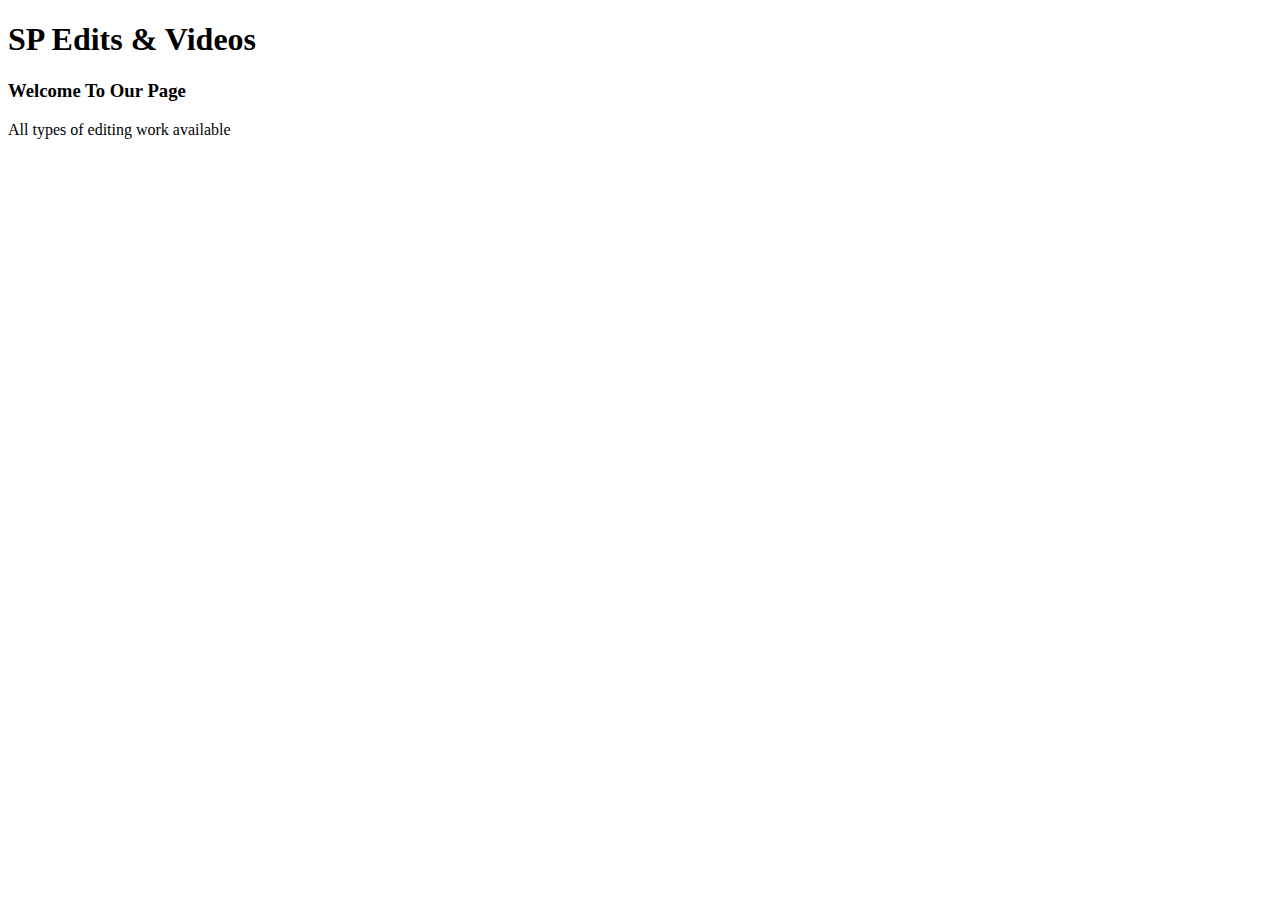
<file: practice html/index.html>
<!DOCTYPE html>
<html lang="en">
<head>
    <meta charset="UTF-8">
    <meta name="viewport" content="width=device-width, initial-scale=1.0">
    <title>SP Edits & Videos</title>
</head>
<h1>SP Edits & Videos</h1>
<h3>Welcome To Our Page</h3>
<p>All types of editing work available</p>
<body>
  
</body>
</html>
</file>
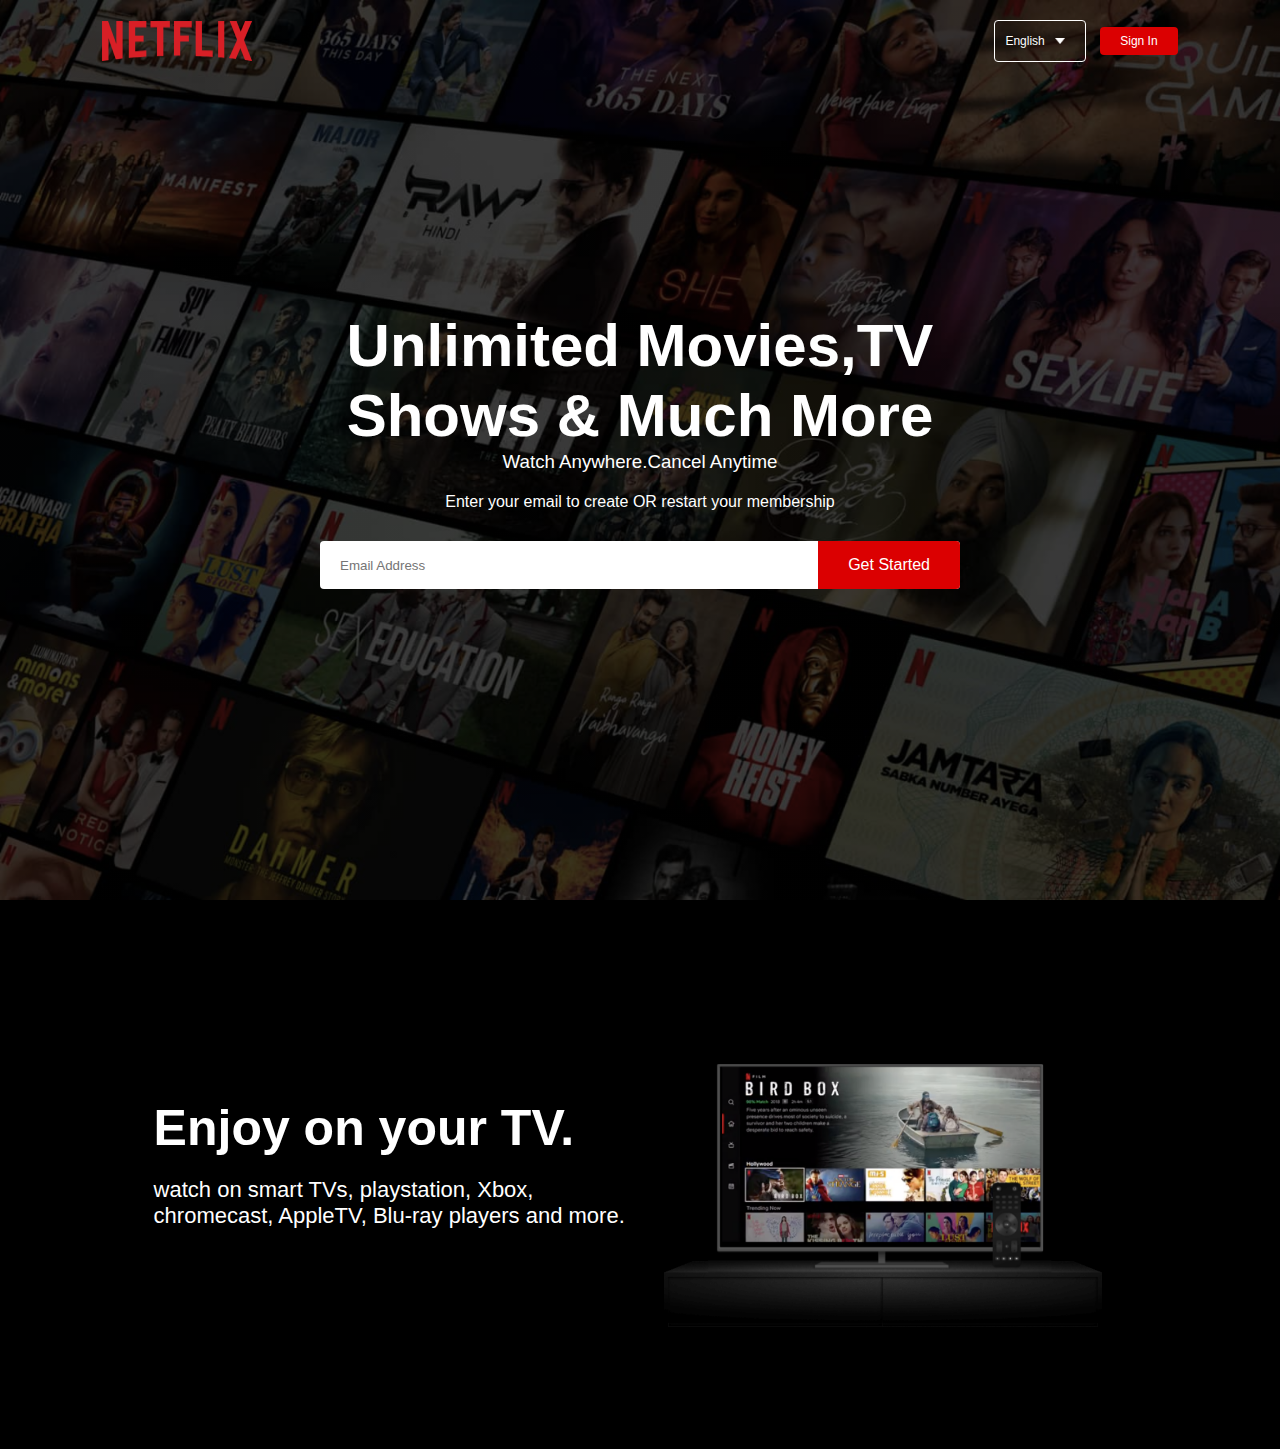
<file: website/index.html>
<html>
    <head>
        <title> Netflix Website Clone </title>
        <link rel="stylesheet" href="style.css">
    </head>
    <body>
        <div class="header">
            <nav> <img src="images/logo.png" class="logo"</nav>
            <div>
            <button class="Language-btn"> English <img src="images/down-icon.png"> </button>
            <button>Sign In</button>
            </div>
        </nav>

        <div class="header-content">
            <h1> Unlimited Movies,TV Shows & Much More</h1>
            <h3> Watch Anywhere.Cancel Anytime</h3>
            <p> Enter your email to create OR restart your membership </p>
            <form class="Email-Signup">
                <input type="Email", placeholder="Email Address" required>
                <button type="Submit"> Get Started</button>
            </form>
        </div>
 </div>

 <div class="features">
    <div class="row">
<div class="text-col">
    <h2> Enjoy on your TV. </h2>
    <p> watch on smart TVs, playstation, Xbox,
        chromecast, AppleTV, Blu-ray players and more.
    </p>
    </div>

    <div class="img-col">
<img src="images/feature-1.png">
</div>
</div>
</file>
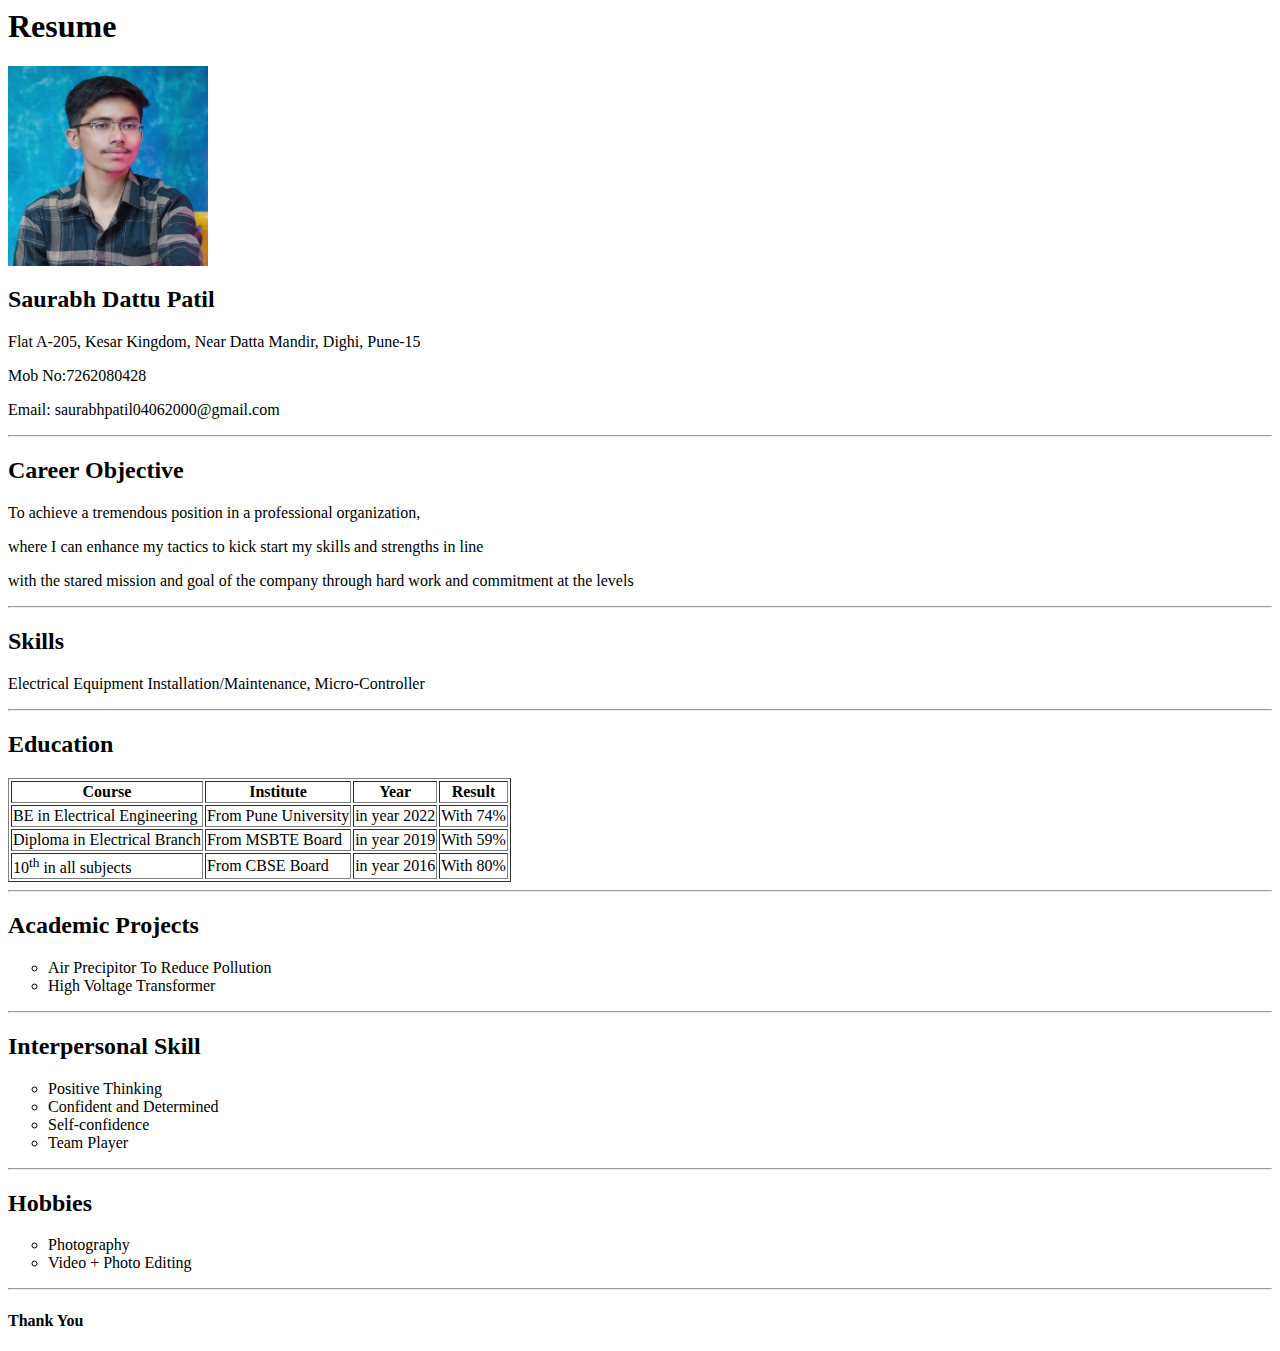
<file: resume.html>
<html>
    <head>
        <title> Resume </title>
    </head>
    <body>
        <h1> Resume </h1>
        <img src="images/saurabh.jpg" width="200" height="200">
        <h2> Saurabh Dattu Patil</h2>
        <p> Flat A-205, Kesar Kingdom,
            Near Datta Mandir, Dighi, Pune-15
            <p>Mob No:7262080428</p>
            <p>Email: saurabhpatil04062000@gmail.com</p>
      
        <hr>
        <!--Header over-->

        <h2>Career Objective</h2>
        <p>To achieve a tremendous position in a professional organization, 
        <p>where I can enhance my tactics to kick start my skills and strengths in line
        <p>with the stared mission and goal of the company through hard work and commitment at the levels</p>
        <hr>

        <h2>Skills</h2>
        <p> Electrical Equipment Installation/Maintenance, Micro-Controller </p>
        <hr>
        
        <h2> Education </h2>
        <table border="">
            <tr>
                <th>Course</th>
                <th>Institute</th>
                <th>Year</th>
                <th>Result</th>
            </tr>
            
            <tr>
                <td>BE in Electrical Engineering</td>
                <td>From Pune University</td>
                <td>in year 2022</td>
                <td>With 74%</td>
            </tr>
            
            <tr>
                <td>Diploma in Electrical Branch</td>
                <td>From MSBTE Board</td>
                <td>in year 2019</td>
                <td>With 59%</td>
            </tr>
        
            <tr>
                <td>10<sup>th</sup> in all subjects</td>
                <td>From CBSE Board</td>
                <td>in year 2016</td>
                <td>With 80%</td>
            </tr>
            </table>
            <hr>

            <h2>Academic Projects</h2>
            
            <ul type="circle"> 
                <li>Air Precipitor To Reduce Pollution
                <li>High Voltage Transformer
                </ul>
                
        
            <hr>

            <h2>Interpersonal Skill</h2>
            <ul type="circle">
                <li>Positive Thinking</li>
                <li>Confident and Determined</li>
                <li>Self-confidence</li>
                <li>Team Player</li>
            </ul>
            <hr>

            <h2>Hobbies</h2>
            <ul type="circle">
            <li>Photography</li>
            <li>Video + Photo Editing</li>
            </ul>
            <hr>

           <h4>Thank You</h4>
    </body>
</html>
</file>
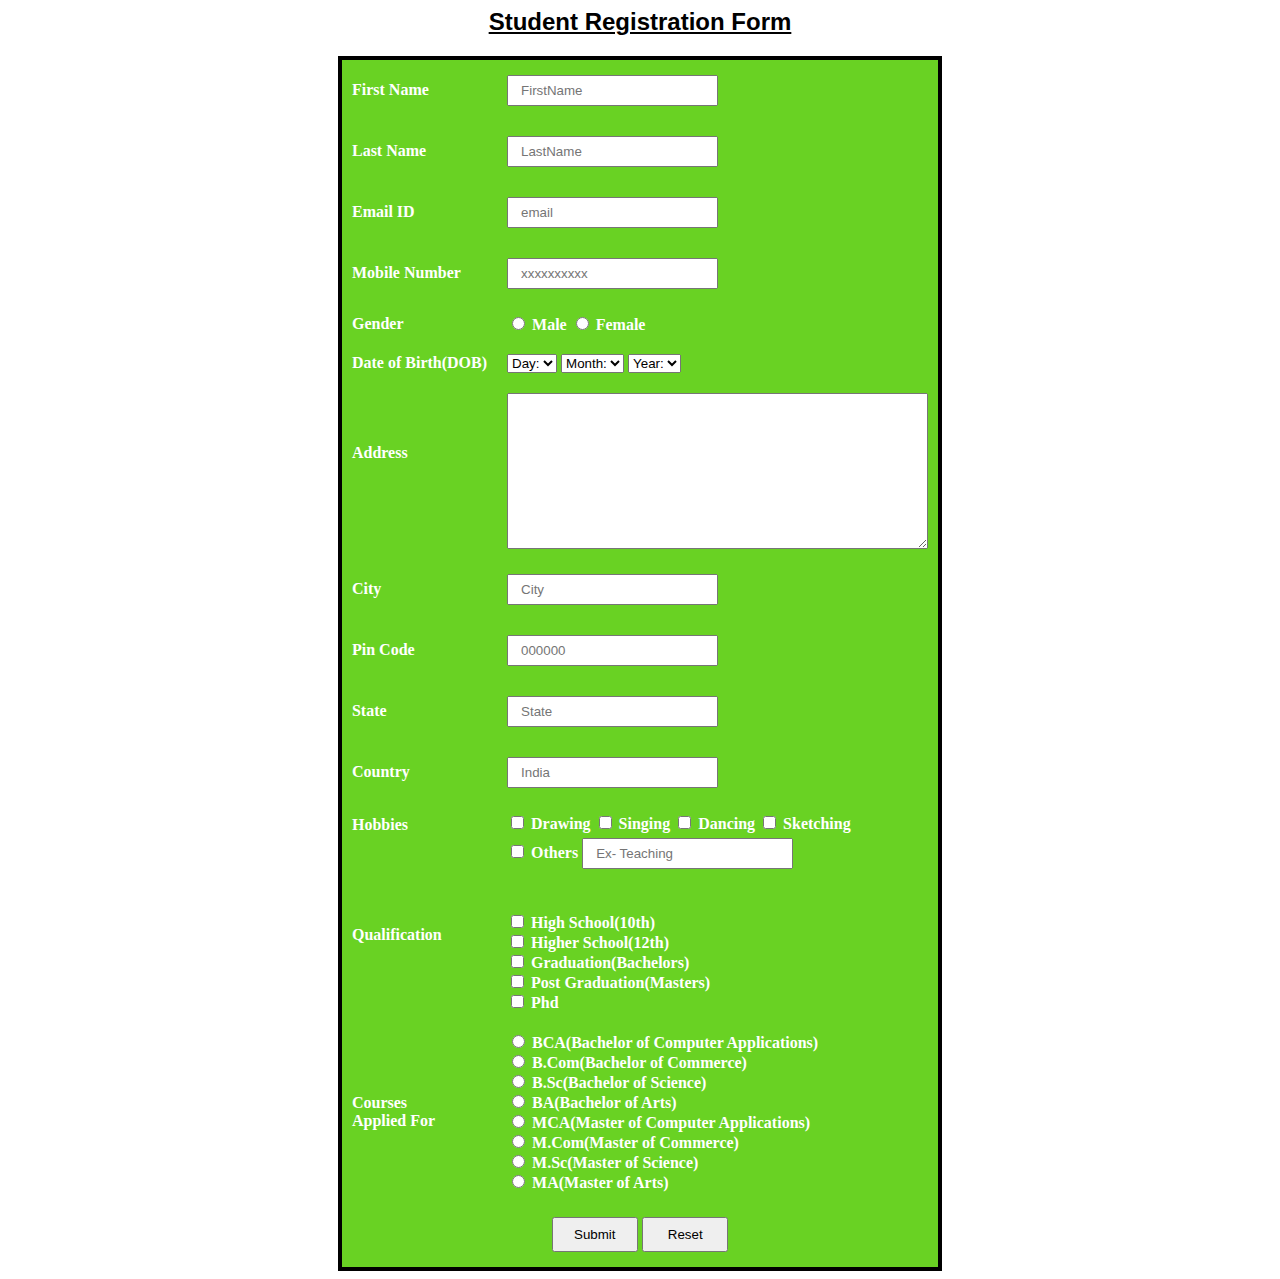
<file: images/regis.html>
<html>
<head>
<title>Student Registration Form </title>

<style>
    
h2{
  font-family: Sans-serif; 
  font-size: 24px;         
  font-style: normal; 
  font-weight: bold; 
  color: black;
  text-align: center; 
  text-decoration: underline
}

table{
  font-family: verdana; 
  color:rgb(255, 255, 255); 
  font-size: 16px; 
  font-style: normal;
  font-weight: bold;
  background-color: rgb(105, 210, 35); 
  border-collapse: collapse; 
  border: 4px solid #000000;

  

}
table.inner{
  border: 10px
}

input[type=text], input[type=email], input[type=number]{
  width: 50%;
  padding: 6px 12px;
  margin: 5px 0;
  box-sizing: border-box;
}

input[type=submit], input[type=reset]{
  width: 15%;
  padding: 8px 12px;
  margin: 5px 0;
  box-sizing: border-box;
}

</style>

</head>
 
<body>
<h2>Student Registration Form</h3>

 
<table align="center" cellpadding = "10">
 
<!--------------------- First Name ------------------------------------------>
<tr>
<td>First Name</td>
<td><input type="text" name="FirstName" maxlength="50" placeholder="FirstName" />

</td>
</tr>
 
<!------------------------ Last Name --------------------------------------->
<tr>
<td>Last Name</td>
<td><input type="text" name="LastName" maxlength="50" placeholder="LastName"/>

</td>
</tr>
 
<!-------------------------- Email ID ------------------------------------->
<tr>
<td>Email ID</td>
<td><input type="email" name="EmailID" maxlength="100" placeholder="email"/></td>
</tr>
 
<!-------------------------- Mobile Number ------------------------------------->
<tr>
<td>Mobile Number</td>
<td>
<input type="text" name="MobileNumber" maxlength="10" placeholder="xxxxxxxxxx"/>

</td>
</tr>
 
<!---------------------- Gender ------------------------------------->
<tr>
<td>Gender</td>
<td>
<input type="radio" name="Gender" value="Male" />
Male
<input type="radio" name="Gender" value="Female" />
Female
</td>
</tr>

<!--------------------------Date Of Birth----------------------------------->

<tr>
<td>Date of Birth(DOB)</td>
 
<td>
<select name="BirthDay" id="Birthday_Day">
<option value="-1">Day:</option>
<option value="1">1</option>
<option value="2">2</option>
<option value="3">3</option>
<option value="4">4</option>
<option value="5">5</option>
<option value="6">6</option>
<option value="7">7</option>
<option value="8">8</option>
<option value="9">9</option>
<option value="10">10</option>
<option value="11">11</option>
<option value="12">12</option>
<option value="13">13</option>
<option value="14">14</option>
<option value="15">15</option>
<option value="16">16</option>
<option value="17">17</option>
<option value="18">18</option>
<option value="19">19</option>
<option value="20">20</option>
<option value="21">21</option>
<option value="22">22</option>
<option value="23">23</option>
<option value="24">24</option>
<option value="25">25</option>
<option value="26">26</option>
<option value="27">27</option>
<option value="28">28</option>
<option value="29">29</option>
<option value="30">30</option>
<option value="31">31</option>
</select>
 
<select name="BirthdayMonth" id="Birthday_Month">
<option value="-1">Month:</option>
<option value="January">Jan(1)</option>
<option value="February">Feb(2)</option>
<option value="March">Mar(3)</option>
</select>
 
<select name="BirthdayYear" id="Birthday_Year">
 
<option value="-1">Year:</option>
<option value="2019">2019</option>
<option value="2018">2018</option>
<option value="2017">2017</option>
</select>
</td>
</tr>
 
 
<!------------------------- Address ---------------------------------->
<tr>
<td>Address<br /><br /><br /></td>
<td><textarea name="Address" rows="10" cols="50"></textarea></td>
</tr>
 
<!-------------------------- City ------------------------------------->
<tr>
<td>City</td>
<td><input type="text" name="City" maxlength="50" placeholder="City"/>

</td>
</tr>
 
<!----- -------------------- Pin Code-------------------------------------->
<tr>
<td>Pin Code</td>
<td><input type="Number" name="PinCode" maxlength="6" placeholder="000000"/>

</td>
</tr>
 
<!---------------------------- State ----------------------------------->
<tr>
<td>State</td>
<td><input type="text" name="State" maxlength="50" placeholder="State"/>

</td>
</tr>
 
<!------------------------------ Country --------------------------------->
<tr>
<td>Country</td>
<td><input type="text" name="Country" placeholder="India" /></td>
</tr>
 
<!------------------------- Hobbies -------------------------------------->
 
<tr>
<td>Hobbies <br /><br /><br /></td>
 
<td>
<input type="checkbox" name="HobbyDrawing" value="Drawing" />
Drawing
<input type="checkbox" name="HobbySinging" value="Singing" />
Singing
<input type="checkbox" name="HobbyDancing" value="Dancing" />
Dancing
<input type="checkbox" name="HobbyCooking" value="Cooking" />
Sketching
<br />
<input type="checkbox" name="HobbyOther" value="Other">
Others
<input type="text" name="Other_Hobby" maxlength="50" placeholder="Ex- Teaching" />

</td>
</tr>
 
<!-----------------------Qualification---------------------------------------->

<tr>
<td>Qualification <br /><br /><br /></td>
 
<td>
<br/>
<input type="checkbox" name="HighSchool" value="High School" />
High School(10th)<br>
<input type="checkbox" name="HigherSchool" value="Higher School" />
Higher School(12th)<br/>
<input type="checkbox" name="Graduation" value="Graduation" />
Graduation(Bachelors)<br/>
<input type="checkbox" name="PostGraduation" value="Post Graduation" />
Post Graduation(Masters)<br/>
<input type="checkbox" name="Phd" value="Phd">
Phd
</td>
</tr>

 
<!---------------------------- Courses ----------------------------------->
<tr>
<td>Courses<br />Applied For</td>
<td>
<input type="radio" name="CourseBCA" value="BCA">
BCA(Bachelor of Computer Applications)<br>
<input type="radio" name="CourseBCom" value="B.Com">
B.Com(Bachelor of Commerce)<br>
<input type="radio" name="CourseBSc" value="B.Sc">
B.Sc(Bachelor of Science)<br>
<input type="radio" name="CourseBA" value="B.A">
BA(Bachelor of Arts)<br>
<input type="radio" name="CourseMCA" value="BCA">
MCA(Master of Computer Applications)<br>
<input type="radio" name="CourseMCom" value="B.Com">
M.Com(Master of Commerce)<br>
<input type="radio" name="CourseMSc" value="B.Sc">
M.Sc(Master of Science)<br>
<input type="radio" name="CourseMA" value="B.A">
MA(Master of Arts)<br>

</td>
</tr>
 
<!----------------------- Submit and Reset ------------------------------->
<tr>
<td colspan="2" align="center">
<input type="submit" value="Submit">
<input type="reset" value="Reset">
</td>
</tr>
</table>
 
</form>
 
</body>
</html>
</file>
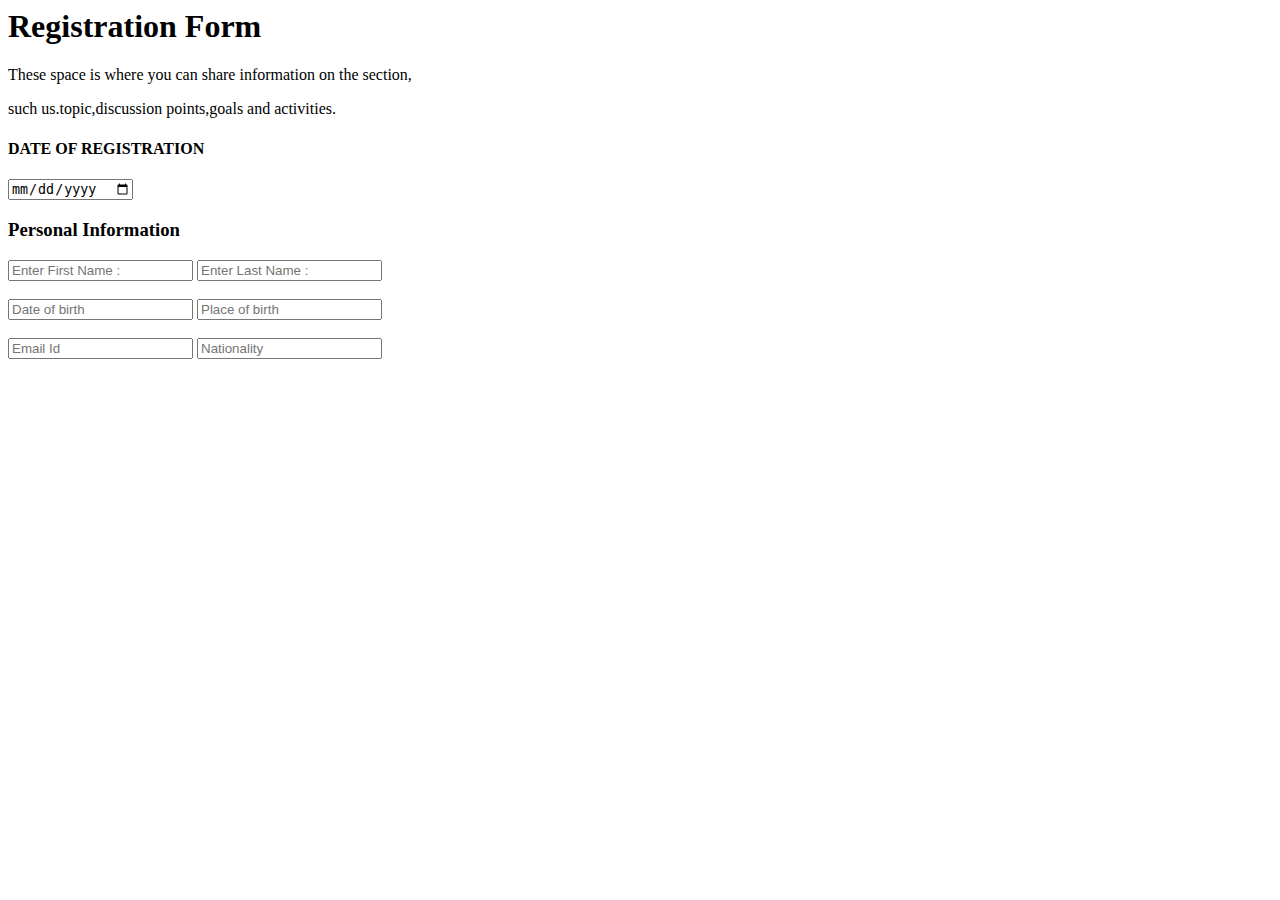
<file: images/registration.html>
<html>
    <head>
        <title> Registration Form </title>
        <h1> Registration Form </h1>
        <p>These space is where you can share information on the section,</p>
            <p>such us.topic,discussion points,goals and activities.</p>
        <h4> DATE OF REGISTRATION </h4> 
       <input type="date"> 

       <h3> Personal Information </h3>
       <input type="text" placeholder="Enter First Name :">
       <input type="text" placeholder="Enter Last Name :">
       <br>
       <br>
       <input type="text" placeholder="Date of birth">
       <input type="text" placeholder="Place of birth">
       <br>
       <br>
       <input type="text" placeholder="Email Id">
       <input type="text" placeholder="Nationality">

</head>
    
</html>
</file>
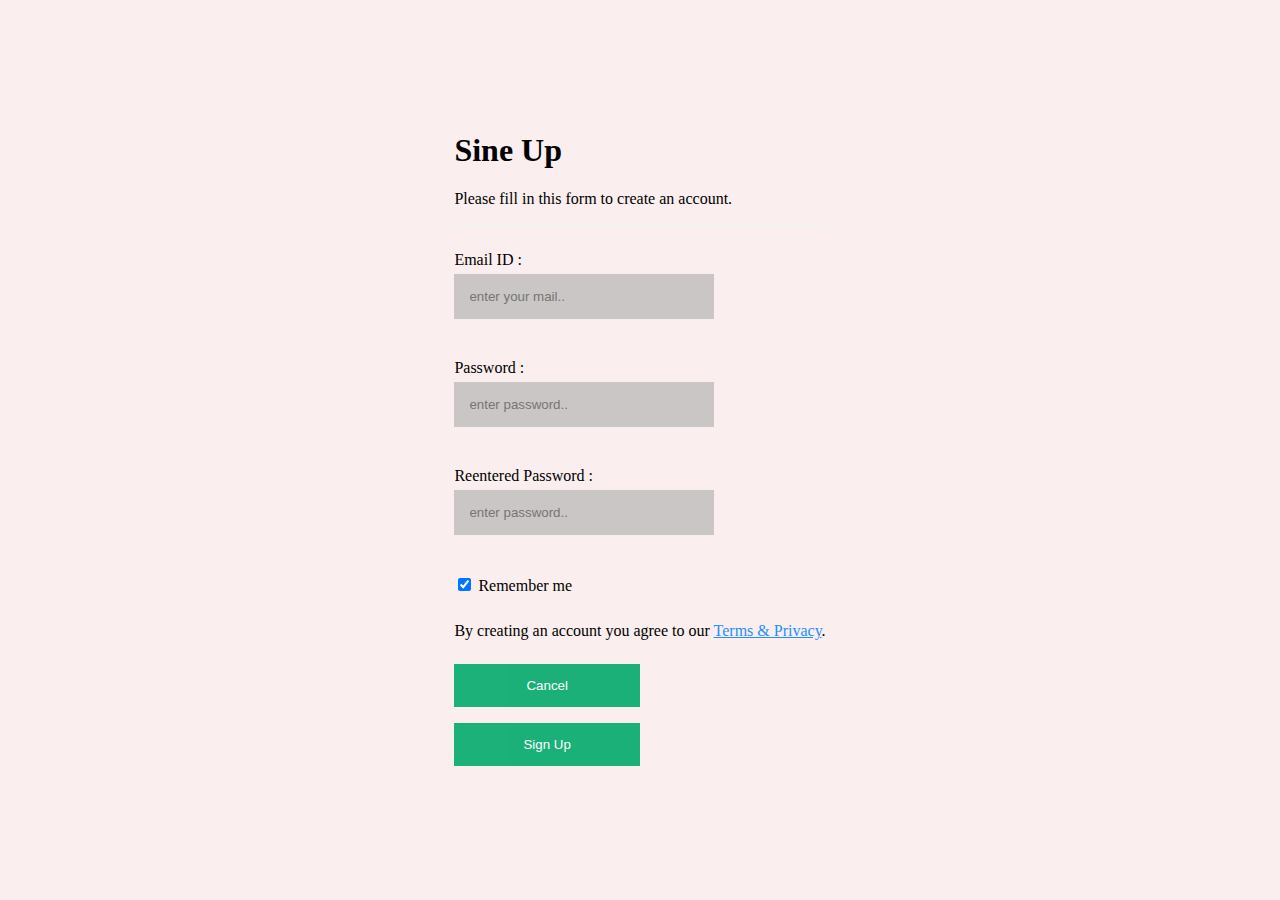
<file: images/signup.html>
<html>
    <head>
        <style>
                input[type=text], input[type=password] {
  width: 100%;
  padding: 15px;
  margin: 5px 0 22px 0;
  display: inline-block;

  border: none;
  background: #cac6c6;
}

input[type=text]:focus, input[type=password]:focus {
  background-color: #ddd;
  outline: none;
}

hr {
  border: 1px solid #f1f1f1;
  margin-bottom: 25px;
}
button {
  background-color: #04AA6D;
  color: white;
  padding: 14px 20px;
  margin: 8px 0;
  border: none;
  cursor: pointer;
  width: 100%;
  opacity: 0.9;
}
body {
            
            display:flex;
            justify-content: center;
            align-items: center;
            height: px;
            background-color: #faeeee;
        }

  
        </style>
    </head>
    <body>
        <form>
            <div> 
            <h1>Sine Up</h1>
            <p>Please fill in this form to create an account.</p>
            <hr>
            <div style= " width: 70%" > 
            
            <lable>Email ID :</lable>
            <input type="text" placeholder="enter your mail.." required><br>
            </div><br>
            
            <div style= " width: 70%" > 
                <lable>Password :</lable>
                <input type="password" placeholder="enter password.." required >
            </div><br>
            <div style= " width: 70%" >  
                <lable>Reentered Password :</lable>
                <input type="password" placeholder="enter password.." required >
            </div><br>
            <label>
                <input type="checkbox" checked="checked" name="remember" style="margin-bottom:15px"> Remember me
              </label>
              <p>By creating an account you agree to our <a href="#" style="color:dodgerblue">Terms & Privacy</a>.</p>
              <div class="clearfix" style="width: 50%;">
                <button type="button" class="cancelbtn">Cancel</button>
                <button type="submit" class="signupbtn">Sign Up</button>
              </div>
        </div>    
        </form>
    </body>
</html>
</file>
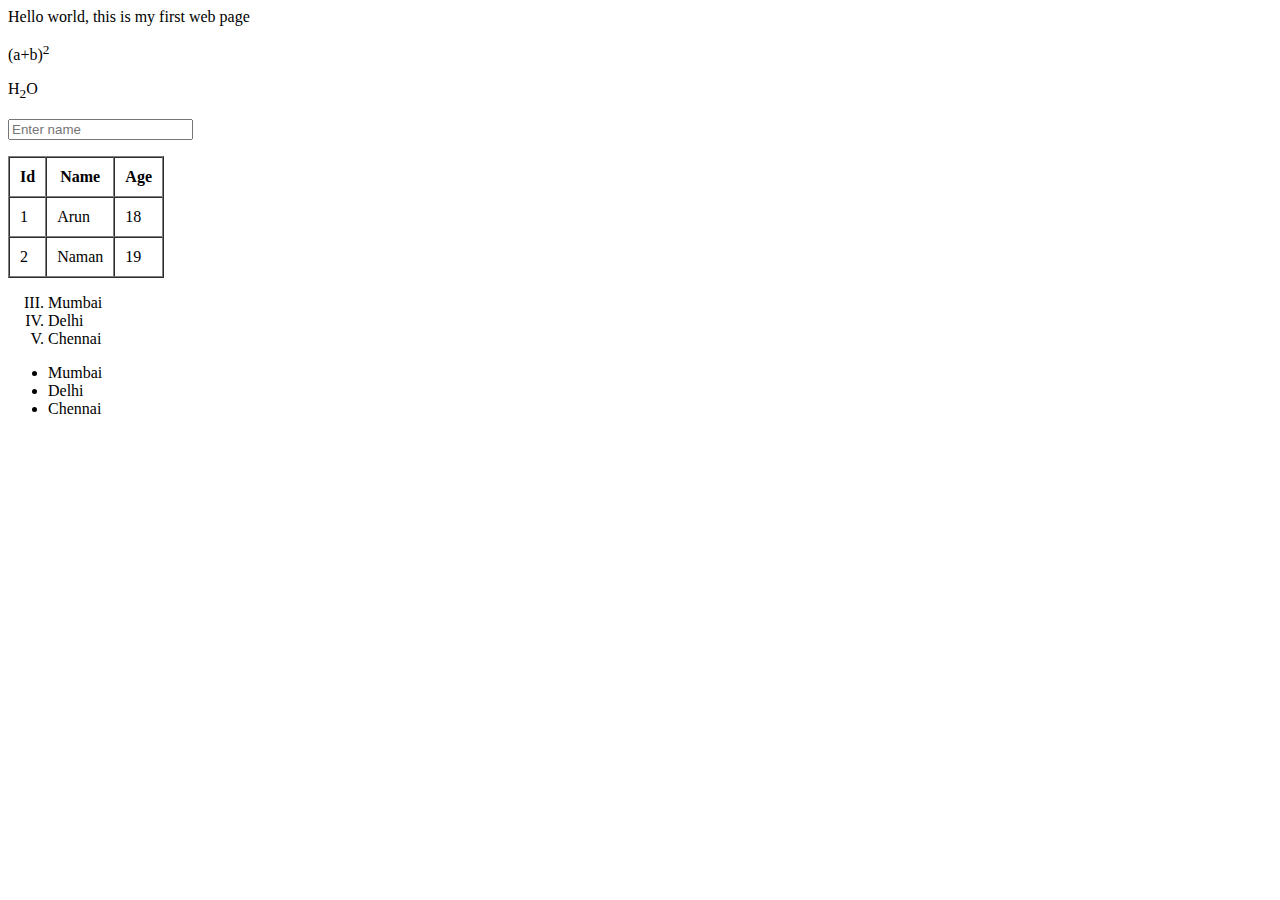
<file: Class Notes/21 nov/web.html>
<html>
   <head>
      <title>My First web page</title>
   </head>
   <body>
      <p>Hello world, this is my first web page</p>
   <!-- <a href="https://www.google.com/">Visit Google page</a>
   <a href="web/page1.html">Visit page1</a> -->
   <p>(a+b)<sup>2</sup></p>
   <p>H<sub>2</sub>O</p>
   <form>
      <input type="text" placeholder="Enter name">
   </form>
   <table border="1" cellspacing="0" cellpadding="10">
      <thead>
         <tr>
            <th>Id</th>
            <th>Name</th>
            <th>Age</th>
         </tr>
      </thead>
      <tbody>
      <tr>
         <td>1</td>
         <td>Arun</td>
         <td>18</td>
      </tr>
      <tr>
         <td>2</td>
         <td>Naman</td>
         <td>19</td>
      </tr>
   </tbody>
   </table>
   <ol type="I" start="3">
      <li>Mumbai</li>
      <li>Delhi</li>
      <li>Chennai</li>
    </ol>
    <ul>
      <li>Mumbai</li>
      <li>Delhi</li>
      <li>Chennai</li>
    </ul>
   </body>
</html>
</file>
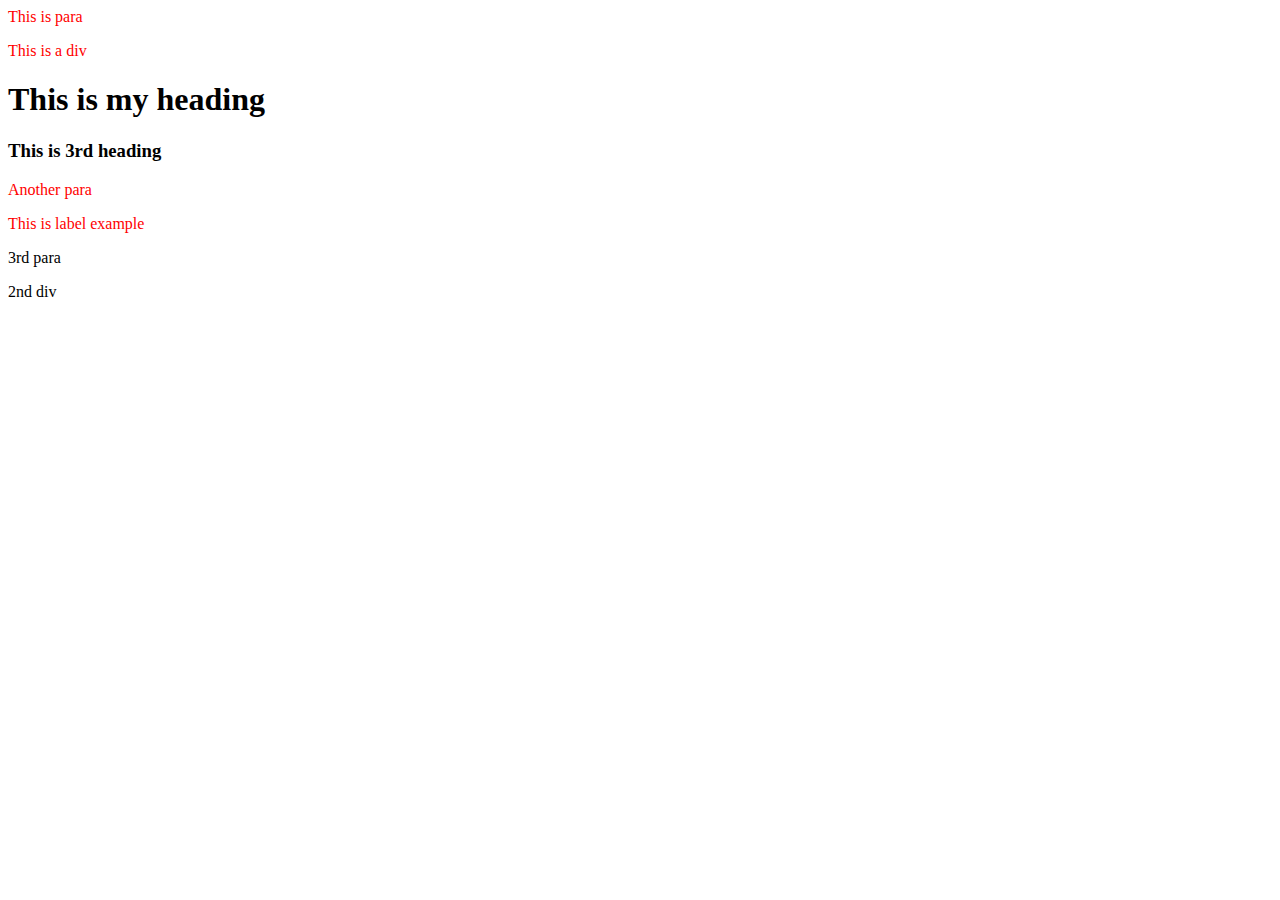
<file: Class Notes/22 nov/css-demo.html>
<html>
   <head>
      <link rel="stylesheet" type="text/css" href="css/style.css">
      <style>
         
         /* #p1{
            color: red;
            font-size: 30px ;
         }
         #p2{
            color: green;
         } */
         
      </style>
   </head>
   <body>
      <!-- <p id="p1">This is a dummy para</p>
      <p id="p2">This is 2nd para</p> -->

      <p class="red-font">This is para</p>
      <div class="red-font">This is a div</div>
      <h1>This is my heading</h1>
      <h3>This is 3rd heading</h3>
      <p class="red-font">Another para</p>
      <label class="red-font">This is label example</label>
      <p>3rd para</p>
      <div>2nd div</div>
   </body>
</html>
</file>
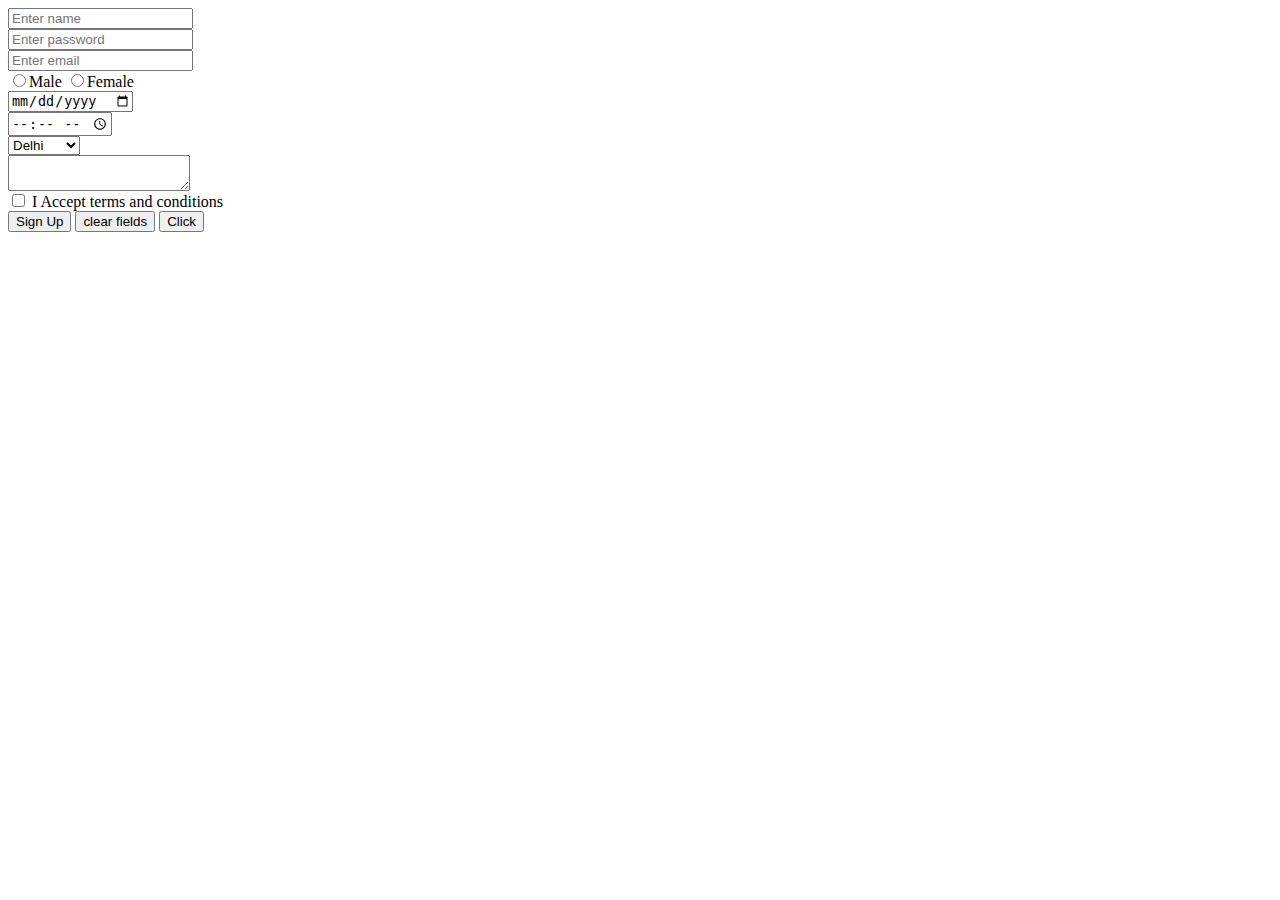
<file: Class Notes/22 nov/form.html>
<html>
   <head>
      <title>Sign Up Form </title>
   </head>
   <body>
      <form action="https://www.google.com">
         <div><input type="text" placeholder="Enter name" required></div>
         <div><input type="password" placeholder="Enter password" required></div>
         <div><input type="email" placeholder="Enter email"></div>
         <div><input type="radio" name="gender">Male <input type="radio" name="gender">Female </div>
         <div>
            <input type="date">
         </div>
         <div>
            <input type="time">
         </div>
         <div>
            <select>
               <option>Delhi</option>
               <option>Mumbai</option>
               <option>Chennai</option>
               <option>Kanpur</option>
            </select>
         </div>
         <div>
            <textarea></textarea>
         </div>
         <div>
            <input type="checkbox"> I Accept terms and conditions
         </div>
         <div>
            <input type="submit" value="Sign Up">
            <input type="reset" value="clear fields">
            <input type="button" value="Click">
         </div>
      </form>
   </body>
</html>
</file>
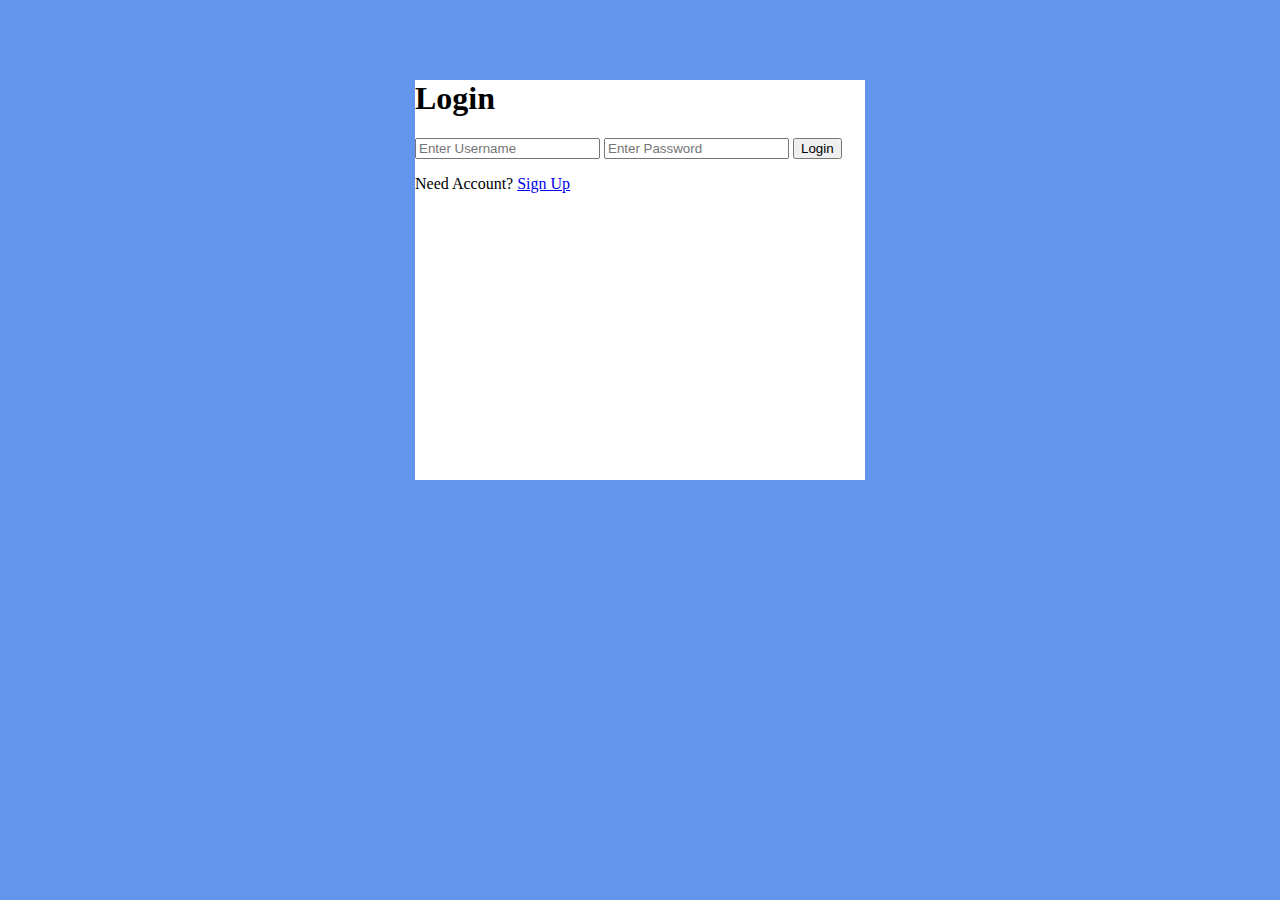
<file: Class Notes/22 nov/login.html>
<html>
   <head>
      <style>
         body{
            background-color: cornflowerblue;
         }
         #container{
            width: 450px;
            height: 400px;
            background-color: white;
            margin: 80px auto;
         }
      </style>
   </head>
   <body>
      <div id="container">
         <h1>Login</h1>
         <form>
            <input type="text" placeholder="Enter Username">
            <input type="password" placeholder="Enter Password">
            <input type="submit" value="Login">
         </form>
         <p>Need Account? <a href="#">Sign Up</a></p>
      </div>
      
   </body>
</html>
</file>
<file: website/style.css>
*{
    margin: 0;
    padding: 0;
    font-family: 'poppins' , sans-serif;
    box-sizing: border-box;
}

body{
    background: black;
    color: white;
}

.header{
    width: 100%;
    height: 100vh;
    background-image: linear-gradient(rgba(0,0,0,0.7), rgba(0,0,0,0.7)),url(images/header-image.png);
    background-size: cover;
    background-position: center;
    padding: 10px 8%;
    position: relative;
}

nav{
    display: flex;
    align-items: center;
    justify-content: space-between;
    padding: 10px 0%;
}

.logo{
    width: 150px;
    cursor: pointer;
}

nav button{
    border: 0;
    outline: 0;
    background: #db0001;
    color: #fff;
    padding: 7px 20px;
    font-size: 12px;
    border-radius: 4px;
    margin-left: 10px;
    cursor: pointer;
}

.language-btn{
    display: inline-flex;
    align-items: center;
    background: transparent;
    border: 1px solid #fff;
    padding: 7px 10px;
}

.language-btn img{
    width: 10px;
    margin: 10px;
}

.header-content{
    position: absolute;
    top: 50%;
    left: 50%;
    transform: translate(-50% , -50%);
    text-align: center;
    margin: top 100px;
}

.header-content h1{
    font-size: 60px;
    line-height: 70px;
    font-weight: 600;
    max-width: ;
}

.header-content h3{
    font-weight: 400;
    margin-bottom: 20px;
}

.Email-Signup{
    background: #fff;
    border-radius: 4px;
    display: flex;
    align-items: center;
    margin-top: 30px;
    overflow: hidden;
}

.Email-Signup input{
    flex: 1;
    border: 0;
    outline: 0;
    margin-left: 20px;
}

.Email-Signup button{
    background: #db0001;
    border: 0;
    outline: 0;
    color: #fff;
    font-size: 16px;
    cursor: pointer;
    padding: 15px 30px;
}

/*-----------Features---------------*/

.features{
    padding: 50px 12%;
    font-size: 22px;
}

.row{
    display: flex;
    width: 100%;
    align-items: center;
    flex-wrap: wrap;
    padding: 50px 0;
}

.text-col{
    flex-basis: 50%;
    margin-bottom: 20px;

}

.img-col{
    flex-basis: 50%;
    margin-bottom: 20px;
 
}

.img-col img{
    display: block;
    width: 90%;
    margin: auto;
}

.features h2{
    font-size: 50px;
    font-weight: 600;
    margin-bottom: 20px;
}
</file>
<file: Class Notes/22 nov/css/style.css>
*{
   font-family: 'Segoe Ui Light';
}
.red-font{
   color: red;
}
</file>
